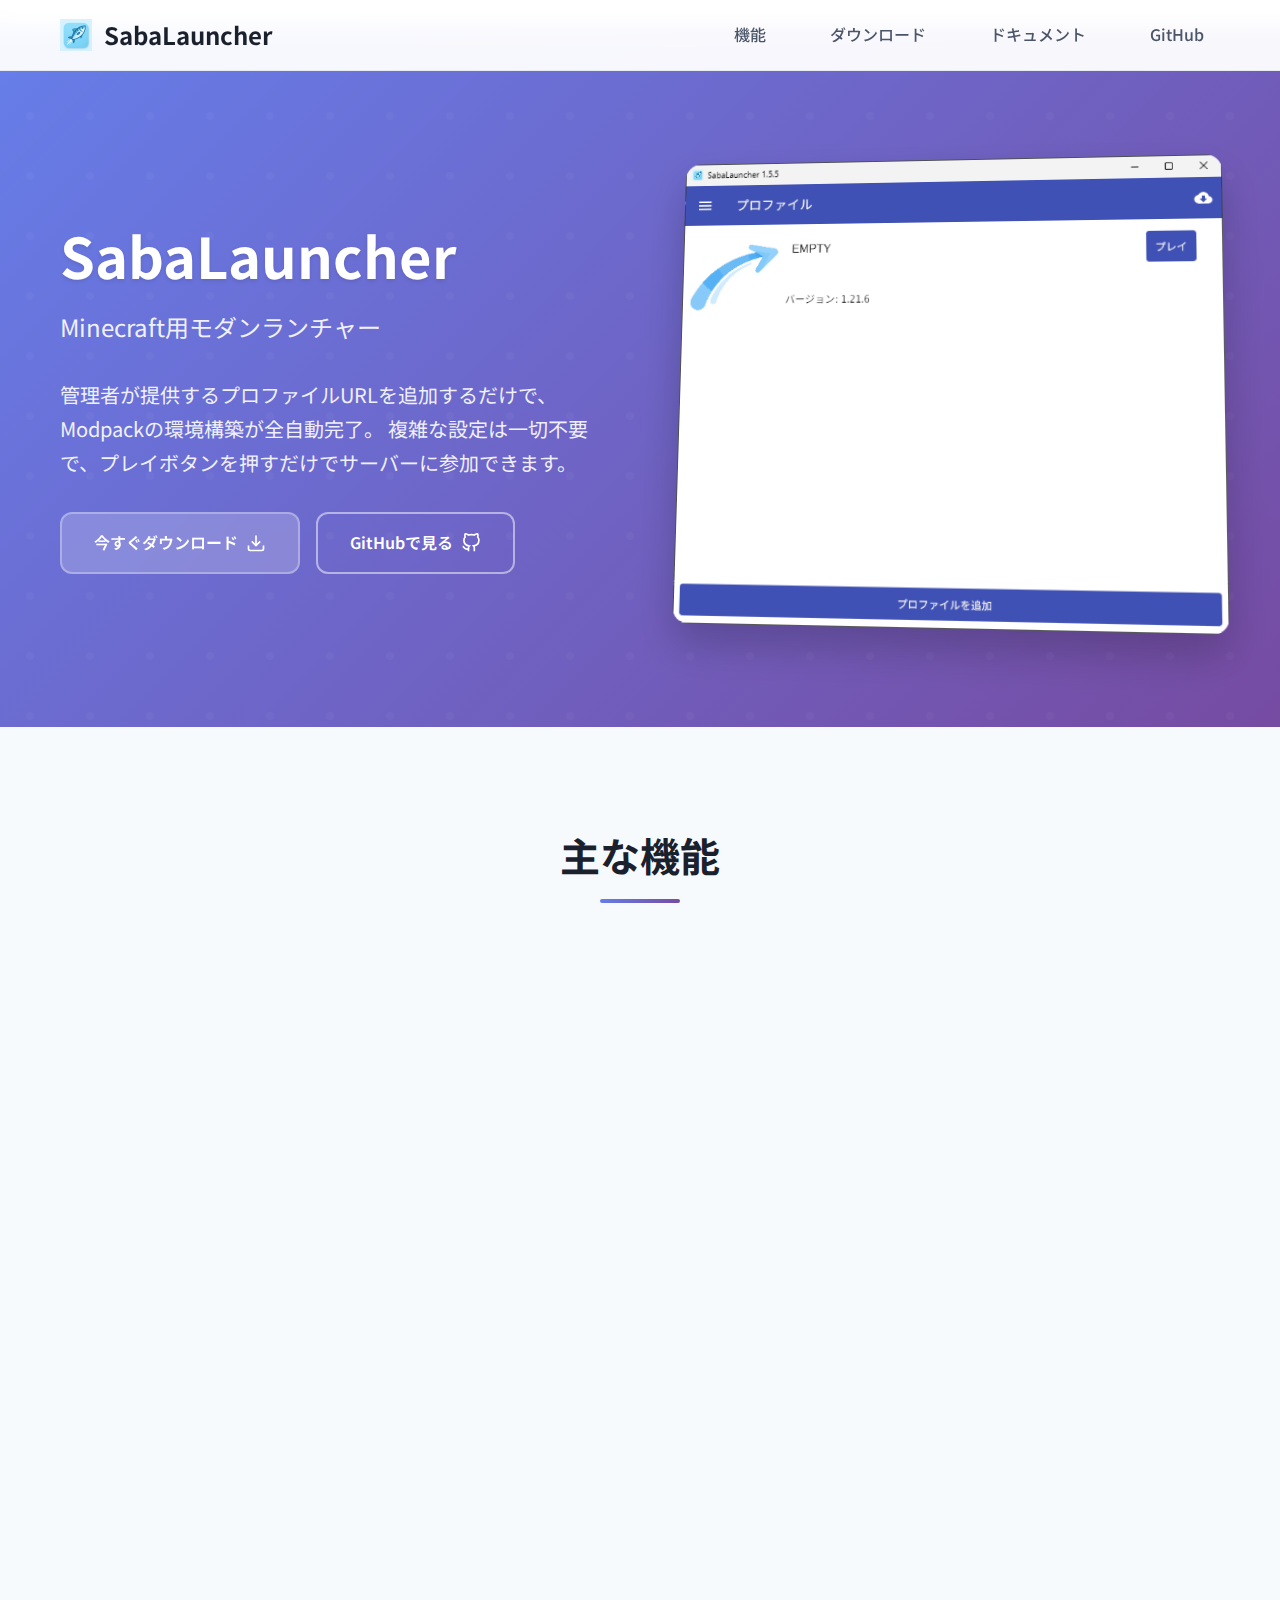
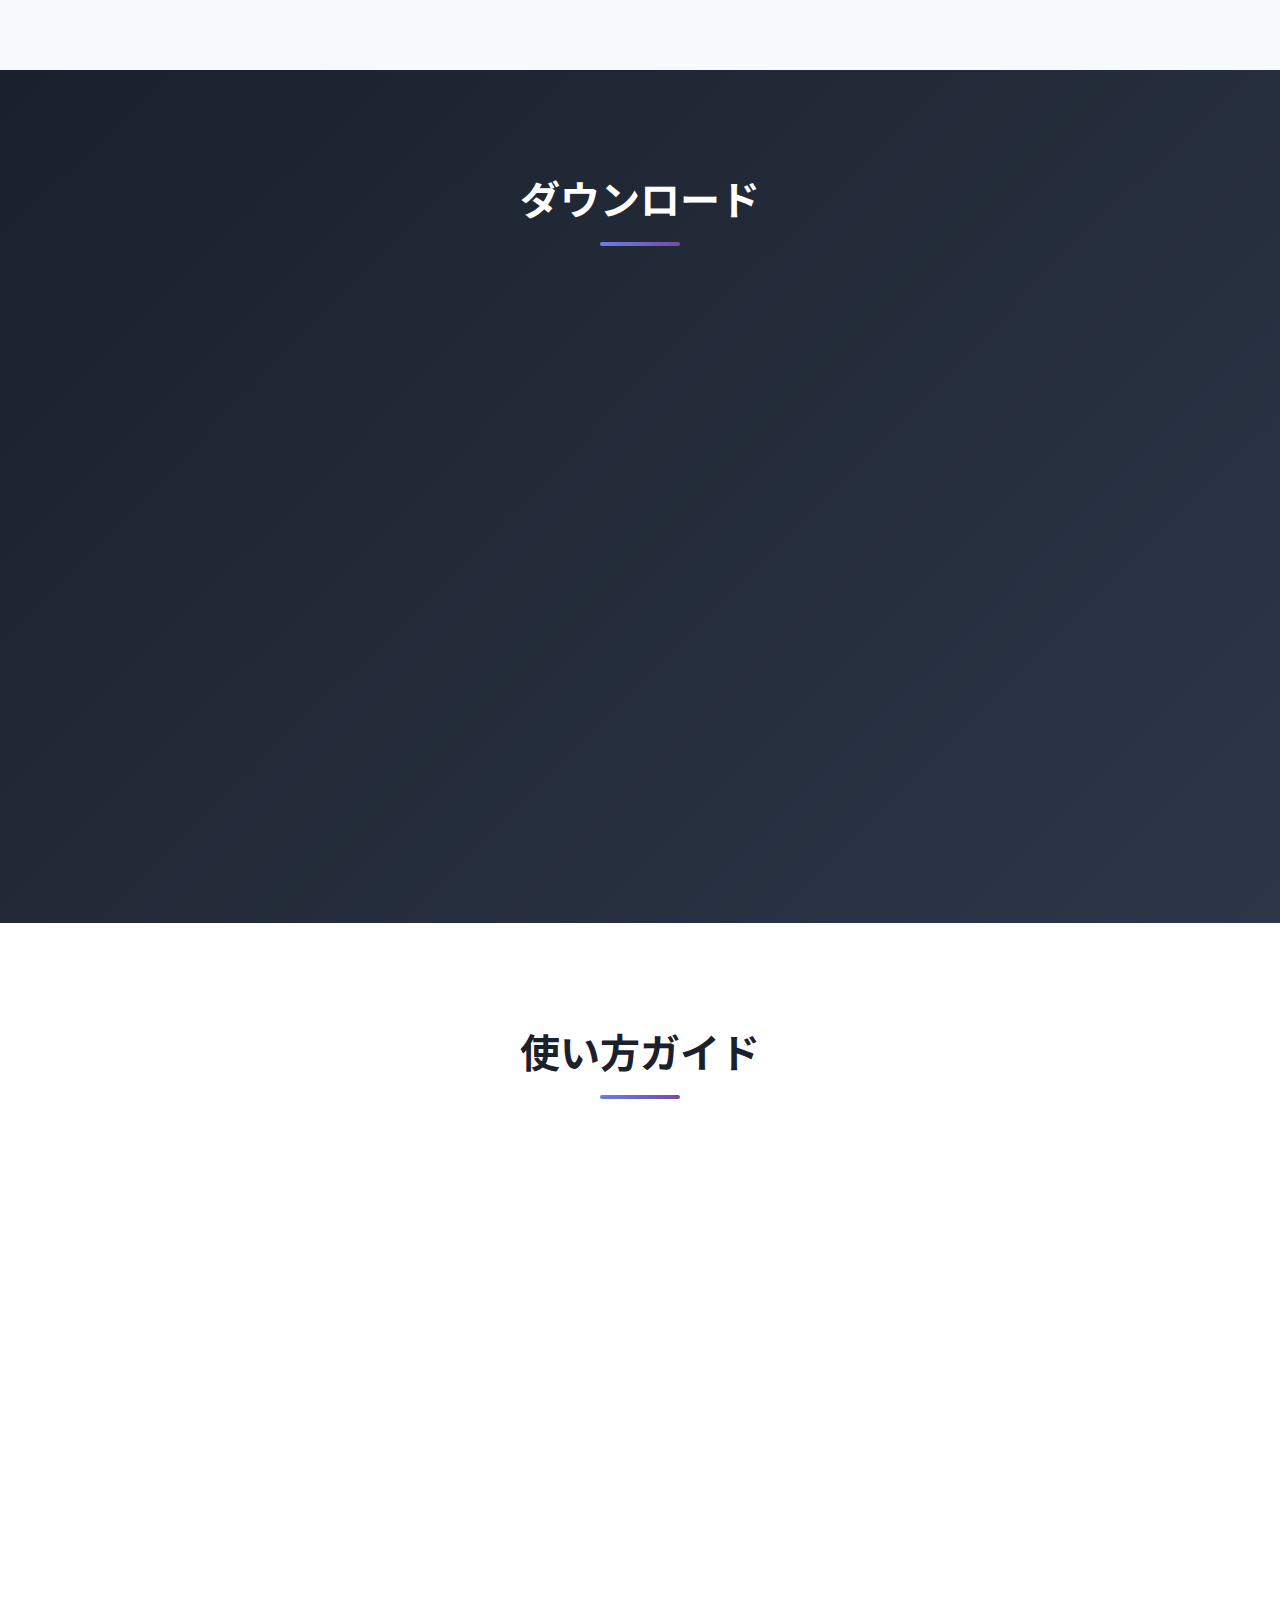
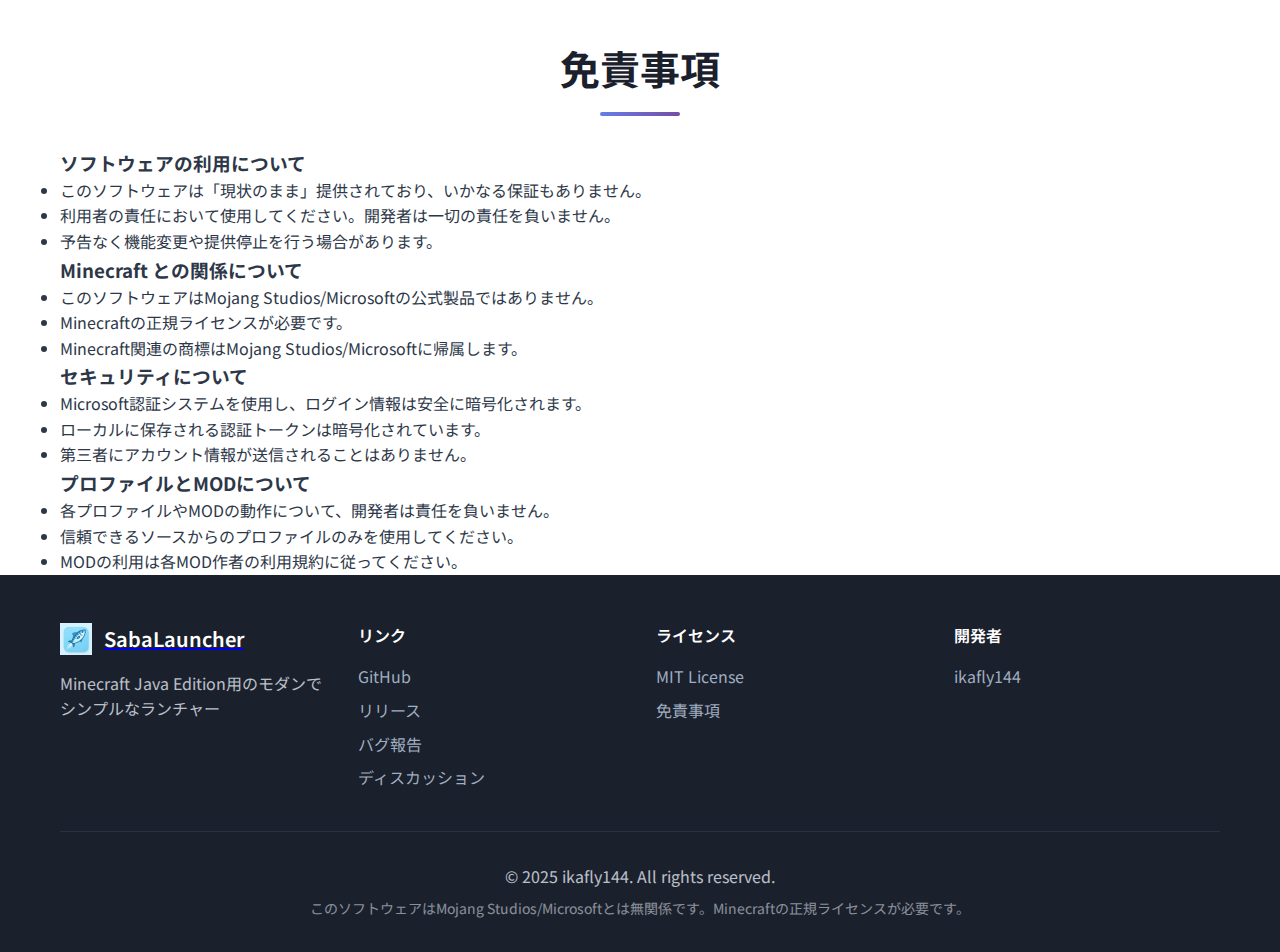
<file: docs/index.html>
<!DOCTYPE html>
<html lang="ja">

<head>
    <meta charset="UTF-8">
    <meta name="viewport" content="width=device-width, initial-scale=1.0">
    <title>SabaLauncher - Minecraft用モダンランチャー</title>
    <meta name="description"
        content="Minecraft Java Edition用のモダンでシンプルなランチャー。VanillaとForgeに対応、Microsoft認証、Discord Rich Presence機能付き。">
    <meta name="keywords" content="Minecraft, Launcher, Forge, Vanilla, Microsoft, Discord, Go, ランチャー">

    <!-- Open Graph -->
    <meta property="og:title" content="SabaLauncher - Minecraft用モダンランチャー">
    <meta property="og:description" content="Minecraft Java Edition用のモダンでシンプルなランチャー">
    <meta property="og:type" content="website">
    <meta property="og:url" content="https://ikafly144.github.io/sabalauncher/">
    <meta property="og:image" content="https://ikafly144.github.io/sabalauncher/assets/launcher_screenshot.png">

    <!-- Twitter Card -->
    <meta name="twitter:card" content="summary_large_image">
    <meta name="twitter:title" content="SabaLauncher - Minecraft用モダンランチャー">
    <meta name="twitter:description" content="Minecraft Java Edition用のモダンでシンプルなランチャー">
    <meta name="twitter:image" content="https://ikafly144.github.io/sabalauncher/assets/launcher_screenshot.png">>

    <!-- Favicon -->
    <link rel="icon" type="image/x-icon" href="assets/launcher_icon.ico">

    <!-- CSS -->
    <link rel="stylesheet" href="styles.css">

    <!-- Google Fonts -->
    <link
        href="https://fonts.googleapis.com/css2?family=Noto+Sans+JP:wght@300;400;500;600;700&family=JetBrains+Mono:wght@400;500&display=swap"
        rel="stylesheet">
</head>

<body>
    <!-- Header -->
    <header class="header">
        <nav class="nav">
            <div class="nav-container">
                <a href="#" class="nav-brand">
                    <img src="assets/launcher_icon.ico" alt="SabaLauncher Logo" class="nav-logo">
                    <span class="nav-title">SabaLauncher</span>
                </a>
                <ul class="nav-menu">
                    <li class="nav-item"><a href="#features" class="nav-link">機能</a></li>
                    <li class="nav-item"><a href="#download" class="nav-link">ダウンロード</a></li>
                    <li class="nav-item"><a href="#docs" class="nav-link">ドキュメント</a></li>
                    <li class="nav-item"><a href="https://github.com/ikafly144/sabalauncher" class="nav-link"
                            target="_blank" rel="noopener noreferrer">GitHub</a></li>
                </ul>
                <div class="nav-toggle">
                    <span></span>
                    <span></span>
                    <span></span>
                </div>
            </div>
        </nav>
    </header>

    <!-- Hero Section -->
    <section class="hero">
        <div class="hero-container">
            <div class="hero-content">
                <h1 class="hero-title">
                    <span class="hero-title-main">SabaLauncher</span>
                    <span class="hero-title-sub">Minecraft用モダンランチャー</span>
                </h1>
                <p class="hero-description">
                    管理者が提供するプロファイルURLを追加するだけで、Modpackの環境構築が全自動完了。
                    複雑な設定は一切不要で、プレイボタンを押すだけでサーバーに参加できます。
                </p>
                <div class="hero-buttons">
                    <a href="#download" class="btn btn-primary">
                        <span>今すぐダウンロード</span>
                        <svg width="20" height="20" viewBox="0 0 24 24" fill="none" stroke="currentColor"
                            stroke-width="2">
                            <path d="M21 15v4a2 2 0 0 1-2 2H5a2 2 0 0 1-2-2v-4"></path>
                            <polyline points="7,10 12,15 17,10"></polyline>
                            <line x1="12" y1="15" x2="12" y2="3"></line>
                        </svg>
                    </a>
                    <a href="https://github.com/ikafly144/sabalauncher" class="btn btn-outline" target="_blank">
                        <span>GitHubで見る</span>
                        <svg width="20" height="20" viewBox="0 0 24 24" fill="none" stroke="currentColor"
                            stroke-width="2">
                            <path
                                d="M9 19c-5 1.5-5-2.5-7-3m14 6v-3.87a3.37 3.37 0 0 0-.94-2.61c3.14-.35 6.44-1.54 6.44-7A5.44 5.44 0 0 0 20 4.77 5.07 5.07 0 0 0 19.91 1S18.73.65 16 2.48a13.38 13.38 0 0 0-7 0C6.27.65 5.09 1 5.09 1A5.07 5.07 0 0 0 5 4.77a5.44 5.44 0 0 0-1.5 3.78c0 5.42 3.3 6.61 6.44 7A3.37 3.37 0 0 0 9 18.13V22">
                            </path>
                        </svg>
                    </a>
                </div>
            </div>
            <div class="hero-image">
                <img src="assets/launcher_screenshot.png" alt="SabaLauncher Screenshot" class="hero-screenshot">
            </div>
        </div>
    </section>

    <!-- Features Section -->
    <section id="features" class="features">
        <div class="container">
            <h2 class="section-title">主な機能</h2>
            <div class="features-grid">
                <div class="feature-card">
                    <div class="feature-icon">
                        <svg width="32" height="32" viewBox="0 0 24 24" fill="none" stroke="currentColor"
                            stroke-width="2">
                            <polygon points="12 2 22 8.5 22 15.5 12 22 2 15.5 2 8.5 12 2"></polygon>
                            <line x1="12" y1="22" x2="12" y2="15.5"></line>
                            <polyline points="22,8.5 12,15.5 2,8.5"></polyline>
                        </svg>
                    </div>
                    <h3 class="feature-title">ワンクリック環境構築</h3>
                    <p class="feature-description">管理者が提供するプロファイルURLを追加するだけで、ModpackとForgeの環境構築が全自動で完了。面倒な設定は一切不要です。</p>
                </div>

                <div class="feature-card">
                    <div class="feature-icon">
                        <svg width="32" height="32" viewBox="0 0 24 24" fill="none" stroke="currentColor"
                            stroke-width="2">
                            <path d="M9 12l2 2 4-4"></path>
                            <path d="M21 12c-1 0-3-1-3-3s2-3 3-3 3 1 3 3-2 3-3 3"></path>
                            <path d="M3 12c1 0 3-1 3-3s-2-3-3-3-3 1-3 3 2 3 3 3"></path>
                            <path d="M3 12c0 5.523 4.477 10 10 10s10-4.477 10-10"></path>
                        </svg>
                    </div>
                    <h3 class="feature-title">安全なMicrosoft認証</h3>
                    <p class="feature-description">公式のMicrosoft認証システムでMinecraftアカウントに安全にログイン。認証情報は安全に保存され、再ログインの手間を省きます。
                    </p>
                </div>

                <div class="feature-card">
                    <div class="feature-icon">
                        <svg width="32" height="32" viewBox="0 0 24 24" fill="none" stroke="currentColor"
                            stroke-width="2">
                            <path d="M21 15v4a2 2 0 0 1-2 2H5a2 2 0 0 1-2-2v-4"></path>
                            <polyline points="17,8 12,3 7,8"></polyline>
                            <line x1="12" y1="3" x2="12" y2="15"></line>
                        </svg>
                    </div>
                    <h3 class="feature-title">自動アップデート</h3>
                    <p class="feature-description">サーバー管理者がModpackを更新すると、次回起動時に自動でダウンロード。常に最新の環境でゲームをプレイできます。</p>
                </div>

                <div class="feature-card">
                    <div class="feature-icon">
                        <svg width="32" height="32" viewBox="0 0 24 24" fill="none" stroke="currentColor"
                            stroke-width="2">
                            <rect x="2" y="3" width="20" height="14" rx="2" ry="2"></rect>
                            <line x1="8" y1="21" x2="16" y2="21"></line>
                            <line x1="12" y1="17" x2="12" y2="21"></line>
                        </svg>
                    </div>
                    <h3 class="feature-title">シンプルなUI</h3>
                    <p class="feature-description">複雑な設定は不要。プロファイルを選んで「プレイ」ボタンを押すだけの簡単操作。初心者でも迷わず使えます。</p>
                </div>

                <div class="feature-card">
                    <div class="feature-icon">
                        <svg width="32" height="32" viewBox="0 0 24 24" fill="none" stroke="currentColor"
                            stroke-width="2">
                            <path d="M8 2v4"></path>
                            <path d="M16 2v4"></path>
                            <rect x="3" y="4" width="18" height="18" rx="2" ry="2"></rect>
                            <path d="M3 10h18"></path>
                        </svg>
                    </div>
                    <h3 class="feature-title">Discord Rich Presence</h3>
                    <p class="feature-description">プレイ中のサーバー情報をDiscordに表示。フレンドと同じサーバーで遊んでいることを簡単に共有できます。</p>
                </div>

                <div class="feature-card">
                    <div class="feature-icon">
                        <svg width="32" height="32" viewBox="0 0 24 24" fill="none" stroke="currentColor"
                            stroke-width="2">
                            <circle cx="12" cy="12" r="3"></circle>
                            <path
                                d="M19.4 15a1.65 1.65 0 0 0 .33 1.82l.06.06a2 2 0 0 1 0 2.83 2 2 0 0 1-2.83 0l-.06-.06a1.65 1.65 0 0 0-1.82-.33 1.65 1.65 0 0 0-1 1.51V21a2 2 0 0 1-2 2 2 2 0 0 1-2-2v-.09A1.65 1.65 0 0 0 9 19.4a1.65 1.65 0 0 0-1.82.33l-.06.06a2 2 0 0 1-2.83 0 2 2 0 0 1 0-2.83l.06-.06a1.65 1.65 0 0 0 .33-1.82 1.65 1.65 0 0 0-1.51-1H3a2 2 0 0 1-2-2 2 2 0 0 1 2-2h.09A1.65 1.65 0 0 0 4.6 9a1.65 1.65 0 0 0-.33-1.82l-.06-.06a2 2 0 0 1 0-2.83 2 2 0 0 1 2.83 0l.06.06a1.65 1.65 0 0 0 1.82.33H9a1.65 1.65 0 0 0 1 1.51V3a2 2 0 0 1 2-2 2 2 0 0 1 2 2v.09a1.65 1.65 0 0 0 1 1.51 1.65 1.65 0 0 0 1.82-.33l.06-.06a2 2 0 0 1 2.83 0 2 2 0 0 1 0 2.83l-.06.06a1.65 1.65 0 0 0-.33 1.82V9a1.65 1.65 0 0 0 1.51 1H21a2 2 0 0 1 2 2 2 2 0 0 1-2 2h-.09a1.65 1.65 0 0 0-1.51 1z">
                            </path>
                        </svg>
                    </div>
                    <h3 class="feature-title">複数サーバー対応</h3>
                    <p class="feature-description">複数のサーバープロファイルを登録可能。サーバーごとに異なるModpackや設定を簡単に切り替えて遊べます。</p>
                </div>
            </div>
        </div>
    </section>

    <!-- Download Section -->
    <section id="download" class="download">
        <div class="container">
            <h2 class="section-title">ダウンロード</h2>
            <div class="download-content">
                <div class="download-card">
                    <div class="download-header">
                        <h3>リリース版</h3>
                        <span class="download-badge">推奨</span>
                    </div>
                    <p class="download-description">
                        安定版のMSIインストーラーです。Windows 10/11でご利用いただけます。
                    </p>
                    <div class="download-requirements">
                        <h4>システム要件:</h4>
                        <ul>
                            <li>Windows 10/11</li>
                            <li>4GB RAM以上推奨</li>
                            <li>2GB以上の空き容量</li>
                            <li>Java 8以上（自動インストール）</li>
                        </ul>
                    </div>
                    <a href="https://github.com/ikafly144/sabalauncher/releases/latest"
                        class="btn btn-primary btn-large" target="_blank">
                        <span>最新版をダウンロード</span>
                        <svg width="20" height="20" viewBox="0 0 24 24" fill="none" stroke="currentColor"
                            stroke-width="2">
                            <path d="M21 15v4a2 2 0 0 1-2 2H5a2 2 0 0 1-2-2v-4"></path>
                            <polyline points="7,10 12,15 17,10"></polyline>
                            <line x1="12" y1="15" x2="12" y2="3"></line>
                        </svg>
                    </a>
                </div>

                <div class="download-card">
                    <div class="download-header">
                        <h3>サポート・問い合わせ</h3>
                        <span class="download-badge download-badge-dev">困ったときは</span>
                    </div>
                    <p class="download-description">
                        使い方がわからない、エラーが発生した場合は、こちらをご確認ください。
                    </p>
                    <div class="download-requirements">
                        <h4>サポート内容:</h4>
                        <ul>
                            <li>セットアップでお困りの場合</li>
                            <li>エラーが発生した場合</li>
                            <li>アップデートに関する問題</li>
                            <li>機能に関するご質問</li>
                        </ul>
                    </div>
                    <a href="docs.html#troubleshooting" class="btn btn-outline btn-large">
                        <span>サポートページ</span>
                        <svg width="20" height="20" viewBox="0 0 24 24" fill="none" stroke="currentColor"
                            stroke-width="2">
                            <circle cx="12" cy="12" r="10"></circle>
                            <path d="M9,9a3,3 0 1,1 6,0c0,2 -3,3 -3,3"></path>
                            <path d="M12,17h.01"></path>
                        </svg>
                    </a>
                </div>
            </div>
        </div>
    </section><!-- Documentation Section -->
    <section id="docs" class="docs">
        <div class="container">
            <h2 class="section-title">使い方ガイド</h2>
            <div class="docs-grid">
                <div class="doc-card">
                    <h3>はじめての方へ</h3>
                    <p>サーバー参加者向けの初回セットアップガイドです。</p>
                    <ul class="doc-list">
                        <li>ランチャーのダウンロードとインストール</li>
                        <li>Microsoftアカウントでのログイン</li>
                        <li>プロファイルURLの追加方法</li>
                    </ul>
                    <a href="docs.html#getting-started" class="doc-link">詳細を見る →</a>
                </div>

                <div class="doc-card">
                    <h3>サーバー参加方法</h3>
                    <p>管理者から提供されるプロファイルURLを使ってサーバーに参加する手順です。</p>
                    <ul class="doc-list">
                        <li>プロファイルURLの追加</li>
                        <li>自動環境構築の仕組み</li>
                        <li>ゲーム起動まで</li>
                    </ul>
                    <a href="docs.html#joining-server" class="doc-link">詳細を見る →</a>
                </div>

                <div class="doc-card">
                    <h3>困ったときは</h3>
                    <p>よくある問題と解決方法をまとめています。</p>
                    <ul class="doc-list">
                        <li>ログインできない場合</li>
                        <li>ゲームが起動しない場合</li>
                        <li>アップデートエラーの対処法</li>
                    </ul>
                    <a href="docs.html#troubleshooting" class="doc-link">詳細を見る →</a>
                </div>
            </div>
        </div>
    </section>

    <!-- Disclaimer Section -->
    <section id="disclaimer" class="disclaimer">
        <div class="container">
            <h2 class="section-title">免責事項</h2>
            <div class="disclaimer-content">
                <div class="disclaimer-card">
                    <h3>ソフトウェアの利用について</h3>
                    <ul class="disclaimer-list">
                        <li>このソフトウェアは「現状のまま」提供されており、いかなる保証もありません。</li>
                        <li>利用者の責任において使用してください。開発者は一切の責任を負いません。</li>
                        <li>予告なく機能変更や提供停止を行う場合があります。</li>
                    </ul>
                </div>

                <div class="disclaimer-card">
                    <h3>Minecraft との関係について</h3>
                    <ul class="disclaimer-list">
                        <li>このソフトウェアはMojang Studios/Microsoftの公式製品ではありません。</li>
                        <li>Minecraftの正規ライセンスが必要です。</li>
                        <li>Minecraft関連の商標はMojang Studios/Microsoftに帰属します。</li>
                    </ul>
                </div>

                <div class="disclaimer-card">
                    <h3>セキュリティについて</h3>
                    <ul class="disclaimer-list">
                        <li>Microsoft認証システムを使用し、ログイン情報は安全に暗号化されます。</li>
                        <li>ローカルに保存される認証トークンは暗号化されています。</li>
                        <li>第三者にアカウント情報が送信されることはありません。</li>
                    </ul>
                </div>

                <div class="disclaimer-card">
                    <h3>プロファイルとMODについて</h3>
                    <ul class="disclaimer-list">
                        <li>各プロファイルやMODの動作について、開発者は責任を負いません。</li>
                        <li>信頼できるソースからのプロファイルのみを使用してください。</li>
                        <li>MODの利用は各MOD作者の利用規約に従ってください。</li>
                    </ul>
                </div>
            </div>
        </div>
    </section>

    <!-- Footer -->
    <footer class="footer">
        <div class="container">
            <div class="footer-content">
                <div class="footer-section">
                    <a href="#" class="footer-brand">
                        <img src="assets/launcher_icon.ico" alt="SabaLauncher Logo" class="footer-logo">
                        <span class="footer-title">SabaLauncher</span>
                    </a>
                    <p class="footer-description">
                        Minecraft Java Edition用のモダンでシンプルなランチャー
                    </p>
                </div>

                <div class="footer-section">
                    <h4>リンク</h4>
                    <ul class="footer-links">
                        <li><a href="https://github.com/ikafly144/sabalauncher" target="_blank">GitHub</a></li>
                        <li><a href="https://github.com/ikafly144/sabalauncher/releases" target="_blank">リリース</a></li>
                        <li><a href="https://github.com/ikafly144/sabalauncher/issues" target="_blank">バグ報告</a></li>
                        <li><a href="https://github.com/ikafly144/sabalauncher/discussions" target="_blank">ディスカッション</a>
                        </li>
                    </ul>
                </div>

                <div class="footer-section">
                    <h4>ライセンス</h4>
                    <ul class="footer-links">
                        <li><a href="https://github.com/ikafly144/sabalauncher/blob/main/LICENSE" target="_blank">MIT
                                License</a></li>
                        <li><a href="#disclaimer">免責事項</a></li>
                    </ul>
                </div>

                <div class="footer-section">
                    <h4>開発者</h4>
                    <ul class="footer-links">
                        <li><a href="https://github.com/ikafly144" target="_blank">ikafly144</a></li>
                    </ul>
                </div>
            </div>

            <div class="footer-bottom">
                <p>&copy; 2025 ikafly144. All rights reserved.</p>
                <p class="footer-disclaimer">
                    このソフトウェアはMojang Studios/Microsoftとは無関係です。Minecraftの正規ライセンスが必要です。
                </p>
            </div>
        </div>
    </footer>

    <!-- JavaScript -->
    <script src="script.js"></script>
</body>

</html>
</file>
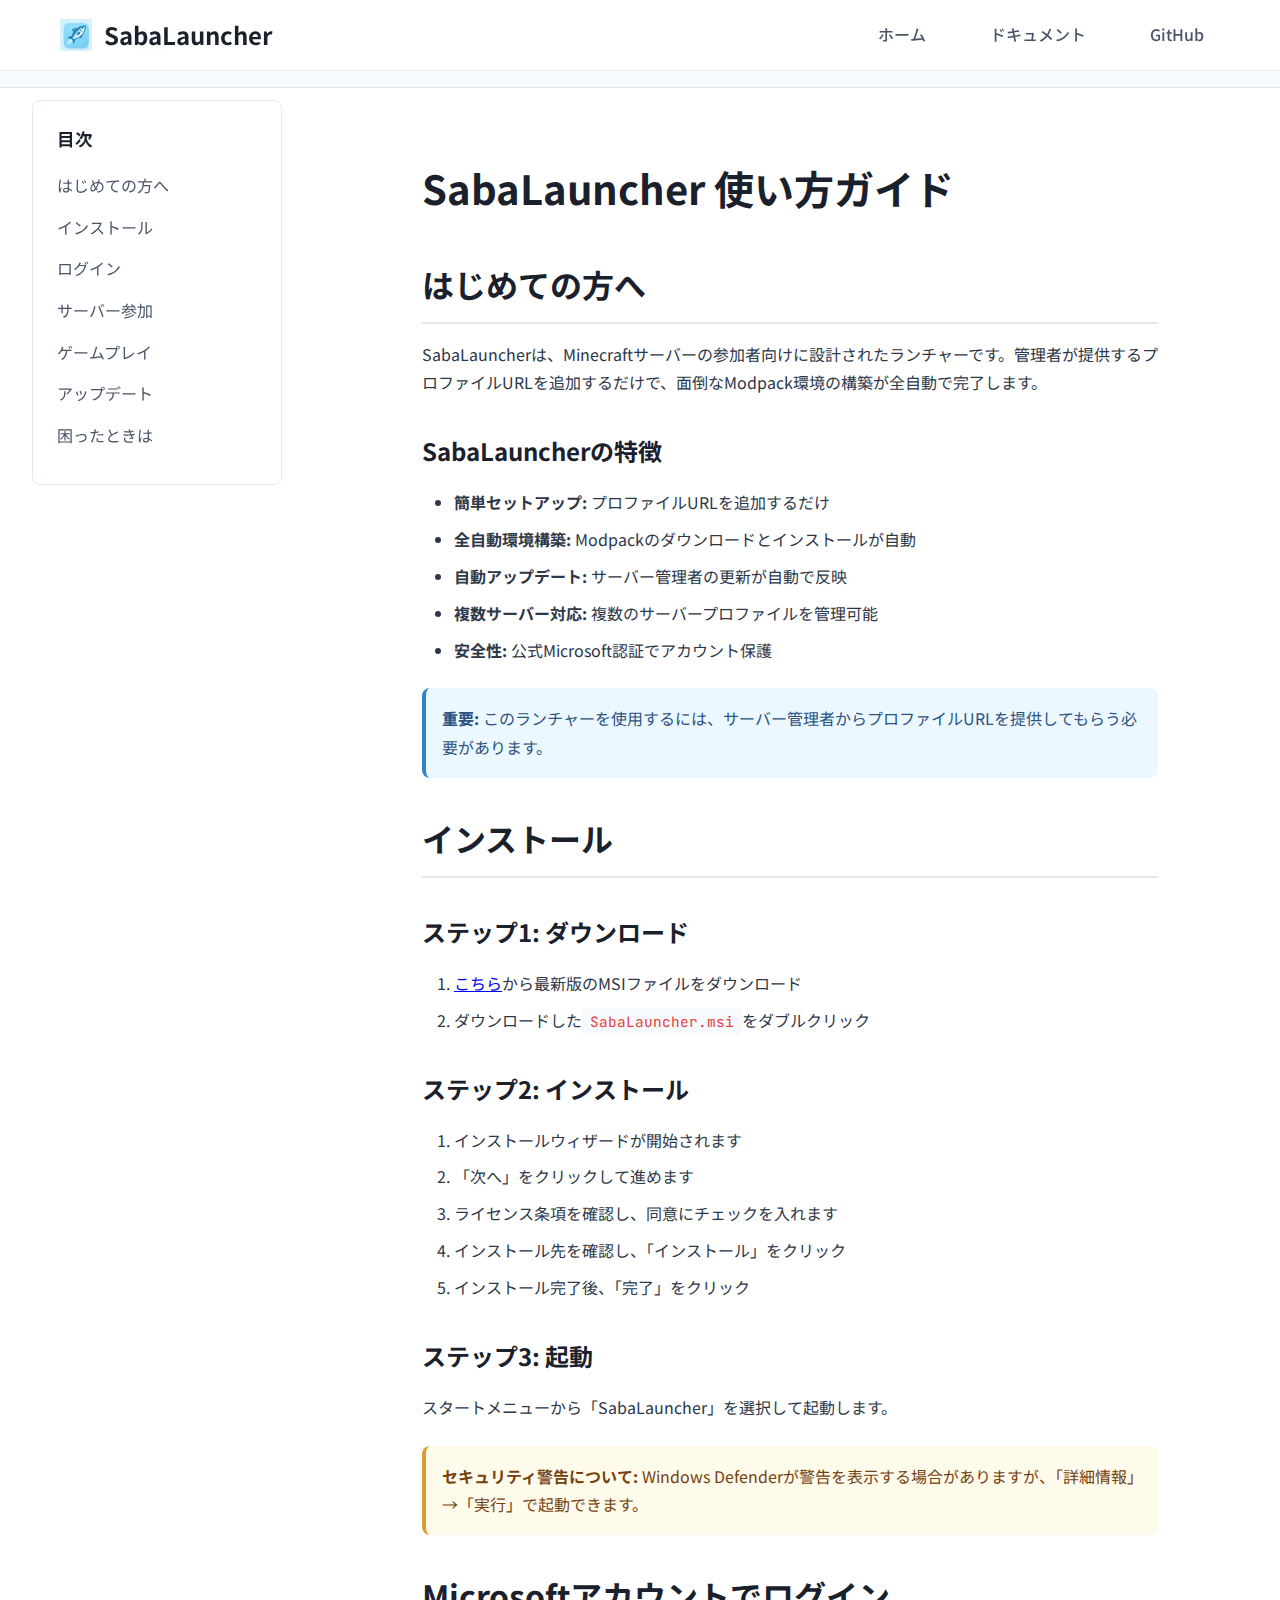
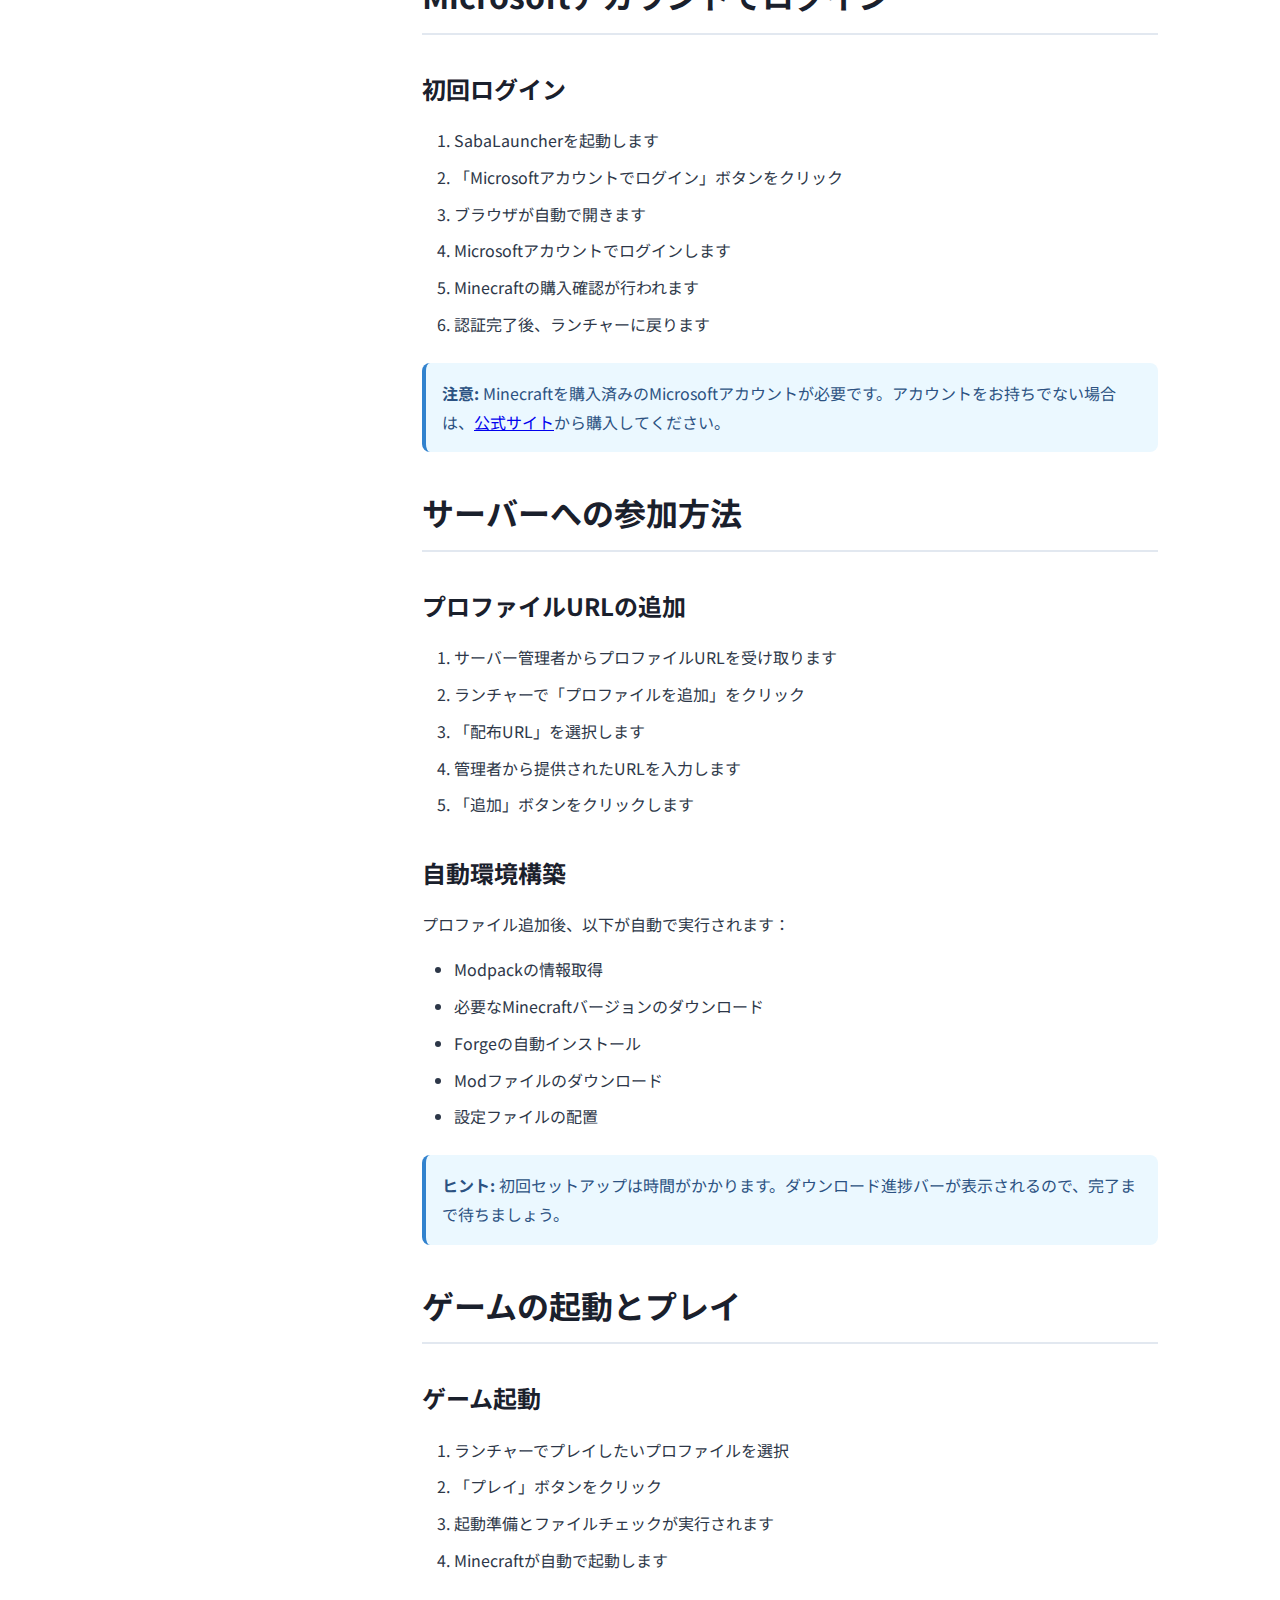
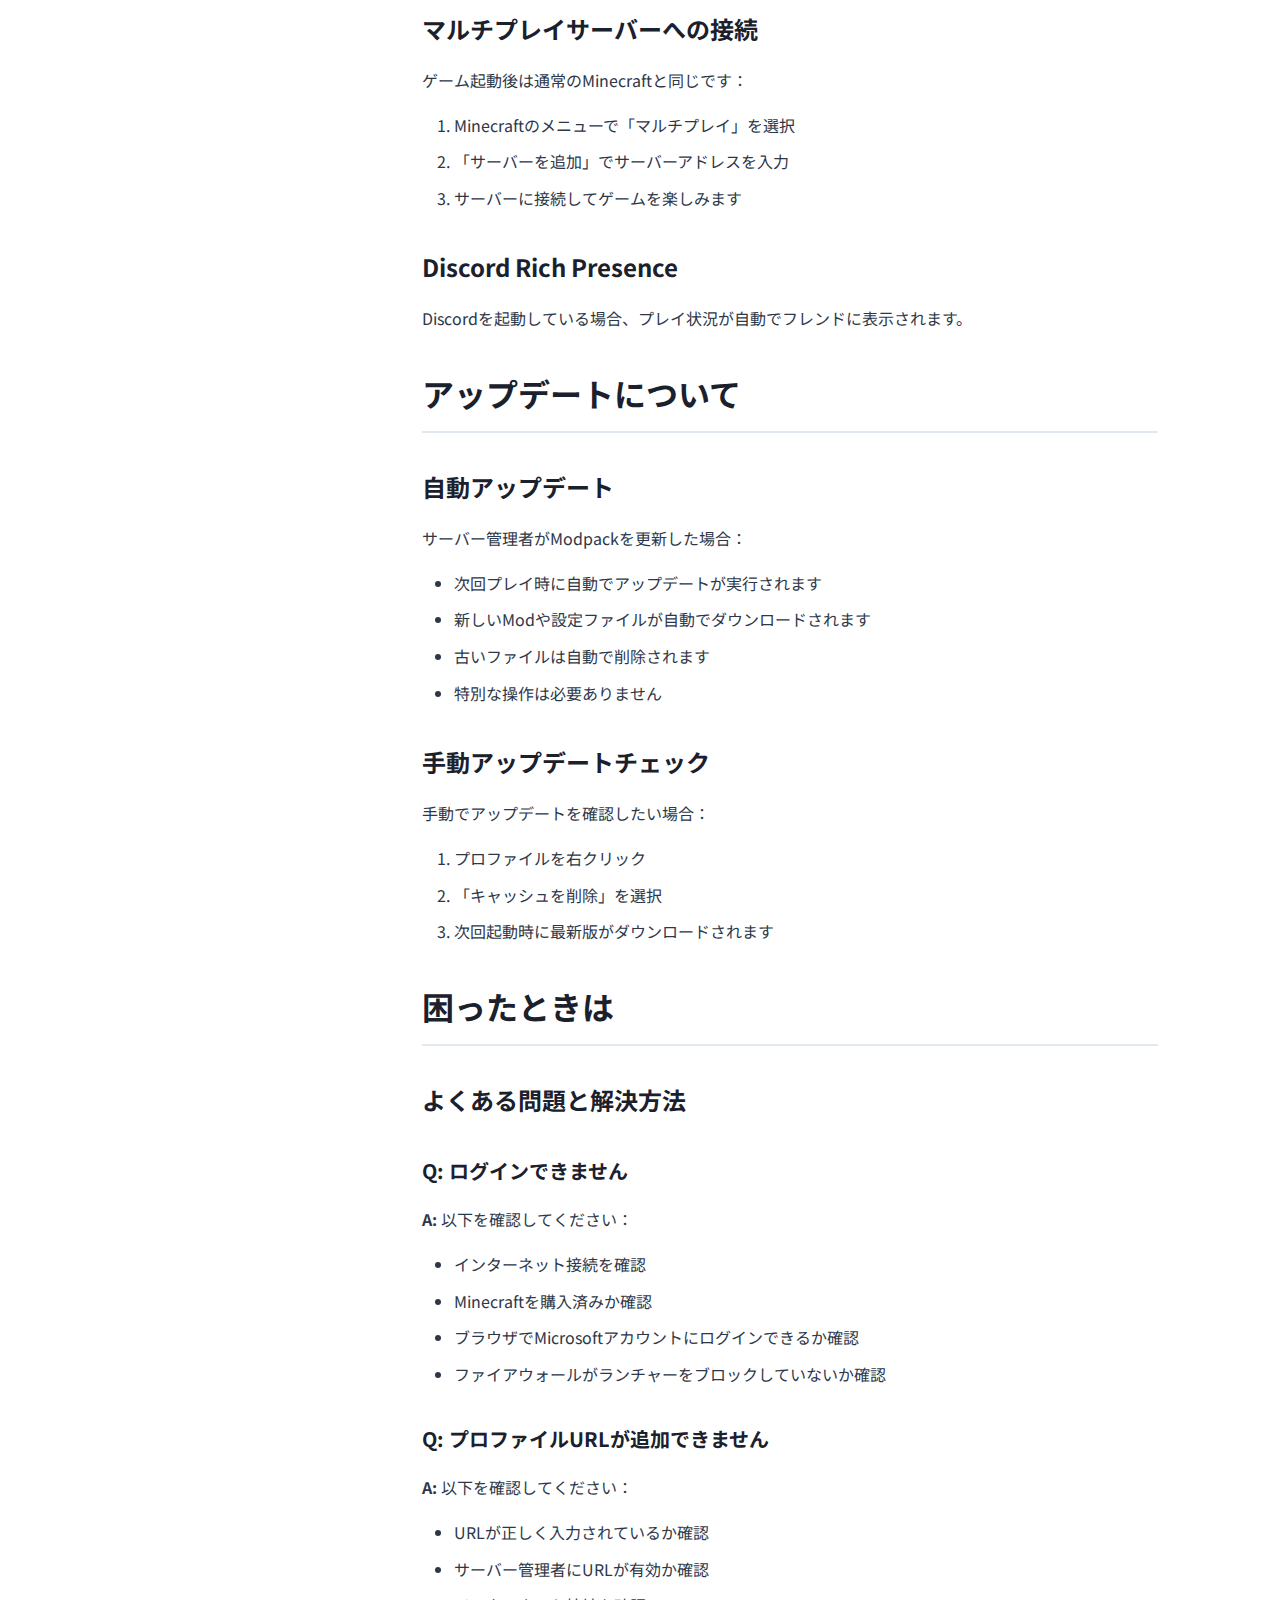
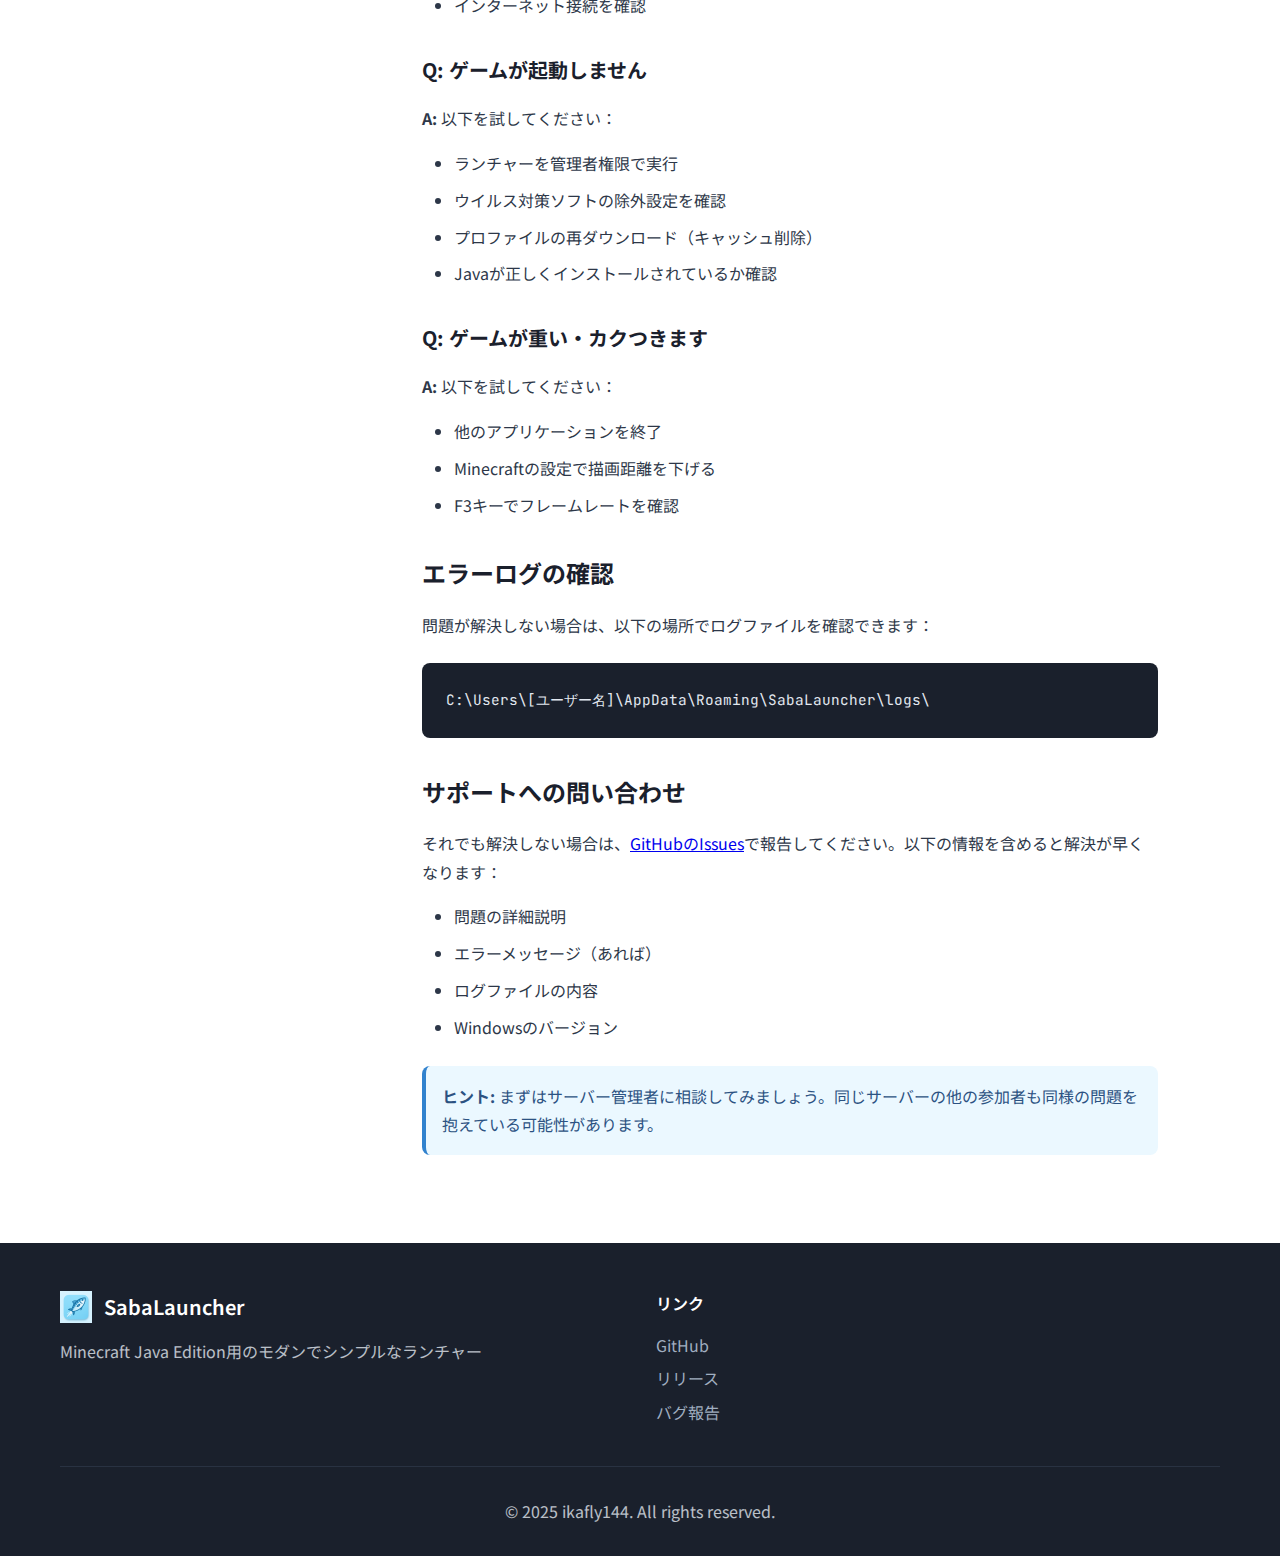
<file: docs/docs.html>
<!DOCTYPE html>
<html lang="ja">

<head>
    <meta charset="UTF-8">
    <meta name="viewport" content="width=device-width, initial-scale=1.0">
    <title>ドキュメント - SabaLauncher</title>
    <meta name="description" content="SabaLauncherの詳細なドキュメントとセットアップガイド">
    <link rel="icon" type="image/x-icon" href="assets/launcher_icon.ico">
    <link rel="stylesheet" href="styles.css">
    <link
        href="https://fonts.googleapis.com/css2?family=Noto+Sans+JP:wght@300;400;500;600;700&family=JetBrains+Mono:wght@400;500&display=swap"
        rel="stylesheet">
    <style>
        .docs-content {
            max-width: 800px;
            margin: 0 auto;
            padding: 2rem;
            line-height: 1.8;
        }

        .docs-nav {
            background: #f7fafc;
            padding: 2rem 0;
            border-bottom: 1px solid #e2e8f0;
        }

        .docs-nav .container {
            display: flex;
            align-items: center;
            gap: 1rem;
        }

        .breadcrumb {
            display: flex;
            align-items: center;
            gap: 0.5rem;
            font-size: 0.9rem;
            color: #4a5568;
        }

        .breadcrumb a {
            color: #667eea;
            text-decoration: none;
        }

        .breadcrumb a:hover {
            text-decoration: underline;
        }

        .docs-sidebar {
            position: fixed;
            top: 100px;
            left: 2rem;
            width: 250px;
            background: white;
            border: 1px solid #e2e8f0;
            border-radius: 8px;
            padding: 1.5rem;
            max-height: calc(100vh - 150px);
            overflow-y: auto;
        }

        .docs-sidebar h3 {
            margin-bottom: 1rem;
            color: #1a202c;
            font-size: 1.1rem;
        }

        .docs-sidebar ul {
            list-style: none;
        }

        .docs-sidebar li {
            margin-bottom: 0.5rem;
        }

        .docs-sidebar a {
            color: #4a5568;
            text-decoration: none;
            display: block;
            padding: 0.25rem 0;
            border-radius: 4px;
            transition: all 0.3s ease;
        }

        .docs-sidebar a:hover {
            color: #667eea;
            background-color: rgba(102, 126, 234, 0.1);
            padding-left: 0.5rem;
        }

        .docs-main {
            margin-left: 300px;
            padding: 2rem;
        }

        .docs-content h1,
        .docs-content h2,
        .docs-content h3,
        .docs-content h4 {
            margin-top: 2rem;
            margin-bottom: 1rem;
            color: #1a202c;
        }

        .docs-content h1 {
            font-size: 2.5rem;
            margin-top: 0;
        }

        .docs-content h2 {
            font-size: 2rem;
            border-bottom: 2px solid #e2e8f0;
            padding-bottom: 0.5rem;
        }

        .docs-content h3 {
            font-size: 1.5rem;
        }

        .docs-content h4 {
            font-size: 1.25rem;
        }

        .docs-content p {
            margin-bottom: 1rem;
        }

        .docs-content code {
            background: #f7fafc;
            padding: 0.25rem 0.5rem;
            border-radius: 4px;
            font-family: 'JetBrains Mono', monospace;
            font-size: 0.9rem;
            color: #e53e3e;
        }

        .docs-content pre {
            background: #1a202c;
            color: #e2e8f0;
            padding: 1.5rem;
            border-radius: 8px;
            overflow-x: auto;
            margin: 1.5rem 0;
        }

        .docs-content pre code {
            background: none;
            color: inherit;
            padding: 0;
        }

        .docs-content ul,
        .docs-content ol {
            margin-bottom: 1rem;
            padding-left: 2rem;
        }

        .docs-content li {
            margin-bottom: 0.5rem;
        }

        .alert {
            padding: 1rem;
            border-radius: 8px;
            margin: 1.5rem 0;
            border-left: 4px solid;
        }

        .alert-info {
            background: #ebf8ff;
            border-color: #3182ce;
            color: #2c5282;
        }

        .alert-warning {
            background: #fffbeb;
            border-color: #d69e2e;
            color: #744210;
        }

        .alert-danger {
            background: #fed7d7;
            border-color: #e53e3e;
            color: #742a2a;
        }

        @media (max-width: 1024px) {
            .docs-sidebar {
                display: none;
            }

            .docs-main {
                margin-left: 0;
            }
        }
    </style>
</head>

<body>
    <!-- Header -->
    <header class="header">
        <nav class="nav">
            <div class="nav-container">
                <div class="nav-brand">
                    <img src="assets/launcher_icon.ico" alt="SabaLauncher Logo" class="nav-logo">
                    <span class="nav-title">SabaLauncher</span>
                </div>
                <ul class="nav-menu">
                    <li class="nav-item"><a href="index.html" class="nav-link">ホーム</a></li>
                    <li class="nav-item"><a href="docs.html" class="nav-link">ドキュメント</a></li>
                    <li class="nav-item"><a href="https://github.com/ikafly144/sabalauncher" class="nav-link"
                            target="_blank">GitHub</a></li>
                </ul>
            </div>
        </nav>
    </header>

    <!-- Docs Navigation -->
    <section class="docs-nav">
        <div class="container">
            <nav class="breadcrumb">
                <a href="index.html">ホーム</a>
                <span>›</span>
                <span>ドキュメント</span>
            </nav>
        </div>
    </section>

    <!-- Main Content -->
    <div class="docs-main">
        <!-- Sidebar -->
        <aside class="docs-sidebar">
            <h3>目次</h3>
            <ul>
                <li><a href="#getting-started">はじめての方へ</a></li>
                <li><a href="#installation">インストール</a></li>
                <li><a href="#login">ログイン</a></li>
                <li><a href="#joining-server">サーバー参加</a></li>
                <li><a href="#playing">ゲームプレイ</a></li>
                <li><a href="#updates">アップデート</a></li>
                <li><a href="#troubleshooting">困ったときは</a></li>
            </ul>
        </aside> <!-- Content -->
        <main class="docs-content">
            <h1>SabaLauncher 使い方ガイド</h1>

            <section id="getting-started">
                <h2>はじめての方へ</h2>
                <p>SabaLauncherは、Minecraftサーバーの参加者向けに設計されたランチャーです。管理者が提供するプロファイルURLを追加するだけで、面倒なModpack環境の構築が全自動で完了します。
                </p>

                <h3>SabaLauncherの特徴</h3>
                <ul>
                    <li><strong>簡単セットアップ:</strong> プロファイルURLを追加するだけ</li>
                    <li><strong>全自動環境構築:</strong> Modpackのダウンロードとインストールが自動</li>
                    <li><strong>自動アップデート:</strong> サーバー管理者の更新が自動で反映</li>
                    <li><strong>複数サーバー対応:</strong> 複数のサーバープロファイルを管理可能</li>
                    <li><strong>安全性:</strong> 公式Microsoft認証でアカウント保護</li>
                </ul>

                <div class="alert alert-info">
                    <strong>重要:</strong> このランチャーを使用するには、サーバー管理者からプロファイルURLを提供してもらう必要があります。
                </div>
            </section>

            <section id="installation">
                <h2>インストール</h2>

                <h3>ステップ1: ダウンロード</h3>
                <ol>
                    <li><a href="https://github.com/ikafly144/sabalauncher/releases/latest"
                            target="_blank">こちら</a>から最新版のMSIファイルをダウンロード</li>
                    <li>ダウンロードした<code>SabaLauncher.msi</code>をダブルクリック</li>
                </ol>

                <h3>ステップ2: インストール</h3>
                <ol>
                    <li>インストールウィザードが開始されます</li>
                    <li>「次へ」をクリックして進めます</li>
                    <li>ライセンス条項を確認し、同意にチェックを入れます</li>
                    <li>インストール先を確認し、「インストール」をクリック</li>
                    <li>インストール完了後、「完了」をクリック</li>
                </ol>

                <h3>ステップ3: 起動</h3>
                <p>スタートメニューから「SabaLauncher」を選択して起動します。</p>

                <div class="alert alert-warning">
                    <strong>セキュリティ警告について:</strong> Windows Defenderが警告を表示する場合がありますが、「詳細情報」→「実行」で起動できます。
                </div>
            </section>

            <section id="login">
                <h2>Microsoftアカウントでログイン</h2>

                <h3>初回ログイン</h3>
                <ol>
                    <li>SabaLauncherを起動します</li>
                    <li>「Microsoftアカウントでログイン」ボタンをクリック</li>
                    <li>ブラウザが自動で開きます</li>
                    <li>Microsoftアカウントでログインします</li>
                    <li>Minecraftの購入確認が行われます</li>
                    <li>認証完了後、ランチャーに戻ります</li>
                </ol>

                <div class="alert alert-info">
                    <strong>注意:</strong> Minecraftを購入済みのMicrosoftアカウントが必要です。アカウントをお持ちでない場合は、<a
                        href="https://www.minecraft.net/" target="_blank">公式サイト</a>から購入してください。
                </div>
            </section>

            <section id="joining-server">
                <h2>サーバーへの参加方法</h2>

                <h3>プロファイルURLの追加</h3>
                <ol>
                    <li>サーバー管理者からプロファイルURLを受け取ります</li>
                    <li>ランチャーで「プロファイルを追加」をクリック</li>
                    <li>「配布URL」を選択します</li>
                    <li>管理者から提供されたURLを入力します</li>
                    <li>「追加」ボタンをクリックします</li>
                </ol>

                <h3>自動環境構築</h3>
                <p>プロファイル追加後、以下が自動で実行されます：</p>
                <ul>
                    <li>Modpackの情報取得</li>
                    <li>必要なMinecraftバージョンのダウンロード</li>
                    <li>Forgeの自動インストール</li>
                    <li>Modファイルのダウンロード</li>
                    <li>設定ファイルの配置</li>
                </ul>

                <div class="alert alert-info">
                    <strong>ヒント:</strong> 初回セットアップは時間がかかります。ダウンロード進捗バーが表示されるので、完了まで待ちましょう。
                </div>
            </section>

            <section id="playing">
                <h2>ゲームの起動とプレイ</h2>

                <h3>ゲーム起動</h3>
                <ol>
                    <li>ランチャーでプレイしたいプロファイルを選択</li>
                    <li>「プレイ」ボタンをクリック</li>
                    <li>起動準備とファイルチェックが実行されます</li>
                    <li>Minecraftが自動で起動します</li>
                </ol>

                <h3>マルチプレイサーバーへの接続</h3>
                <p>ゲーム起動後は通常のMinecraftと同じです：</p>
                <ol>
                    <li>Minecraftのメニューで「マルチプレイ」を選択</li>
                    <li>「サーバーを追加」でサーバーアドレスを入力</li>
                    <li>サーバーに接続してゲームを楽しみます</li>
                </ol>

                <h3>Discord Rich Presence</h3>
                <p>Discordを起動している場合、プレイ状況が自動でフレンドに表示されます。</p>
            </section>

            <section id="updates">
                <h2>アップデートについて</h2>

                <h3>自動アップデート</h3>
                <p>サーバー管理者がModpackを更新した場合：</p>
                <ul>
                    <li>次回プレイ時に自動でアップデートが実行されます</li>
                    <li>新しいModや設定ファイルが自動でダウンロードされます</li>
                    <li>古いファイルは自動で削除されます</li>
                    <li>特別な操作は必要ありません</li>
                </ul>

                <h3>手動アップデートチェック</h3>
                <p>手動でアップデートを確認したい場合：</p>
                <ol>
                    <li>プロファイルを右クリック</li>
                    <li>「キャッシュを削除」を選択</li>
                    <li>次回起動時に最新版がダウンロードされます</li>
                </ol>
            </section>

            <section id="troubleshooting">
                <h2>困ったときは</h2>

                <h3>よくある問題と解決方法</h3>

                <h4>Q: ログインできません</h4>
                <p><strong>A:</strong> 以下を確認してください：</p>
                <ul>
                    <li>インターネット接続を確認</li>
                    <li>Minecraftを購入済みか確認</li>
                    <li>ブラウザでMicrosoftアカウントにログインできるか確認</li>
                    <li>ファイアウォールがランチャーをブロックしていないか確認</li>
                </ul>

                <h4>Q: プロファイルURLが追加できません</h4>
                <p><strong>A:</strong> 以下を確認してください：</p>
                <ul>
                    <li>URLが正しく入力されているか確認</li>
                    <li>サーバー管理者にURLが有効か確認</li>
                    <li>インターネット接続を確認</li>
                </ul>

                <h4>Q: ゲームが起動しません</h4>
                <p><strong>A:</strong> 以下を試してください：</p>
                <ul>
                    <li>ランチャーを管理者権限で実行</li>
                    <li>ウイルス対策ソフトの除外設定を確認</li>
                    <li>プロファイルの再ダウンロード（キャッシュ削除）</li>
                    <li>Javaが正しくインストールされているか確認</li>
                </ul>

                <h4>Q: ゲームが重い・カクつきます</h4>
                <p><strong>A:</strong> 以下を試してください：</p>
                <ul>
                    <li>他のアプリケーションを終了</li>
                    <li>Minecraftの設定で描画距離を下げる</li>
                    <li>F3キーでフレームレートを確認</li>
                </ul>

                <h3>エラーログの確認</h3>
                <p>問題が解決しない場合は、以下の場所でログファイルを確認できます：</p>
                <pre><code>C:\Users\[ユーザー名]\AppData\Roaming\SabaLauncher\logs\</code></pre>

                <h3>サポートへの問い合わせ</h3>
                <p>それでも解決しない場合は、<a href="https://github.com/ikafly144/sabalauncher/issues"
                        target="_blank">GitHubのIssues</a>で報告してください。以下の情報を含めると解決が早くなります：</p>
                <ul>
                    <li>問題の詳細説明</li>
                    <li>エラーメッセージ（あれば）</li>
                    <li>ログファイルの内容</li>
                    <li>Windowsのバージョン</li>
                </ul>

                <div class="alert alert-info">
                    <strong>ヒント:</strong> まずはサーバー管理者に相談してみましょう。同じサーバーの他の参加者も同様の問題を抱えている可能性があります。
                </div>
            </section>
        </main>
    </div>

    <!-- Footer -->
    <footer class="footer">
        <div class="container">
            <div class="footer-content">
                <div class="footer-section">
                    <div class="footer-brand">
                        <img src="assets/launcher_icon.ico" alt="SabaLauncher Logo" class="footer-logo">
                        <span class="footer-title">SabaLauncher</span>
                    </div>
                    <p class="footer-description">
                        Minecraft Java Edition用のモダンでシンプルなランチャー
                    </p>
                </div>

                <div class="footer-section">
                    <h4>リンク</h4>
                    <ul class="footer-links">
                        <li><a href="https://github.com/ikafly144/sabalauncher" target="_blank">GitHub</a></li>
                        <li><a href="https://github.com/ikafly144/sabalauncher/releases" target="_blank">リリース</a></li>
                        <li><a href="https://github.com/ikafly144/sabalauncher/issues" target="_blank">バグ報告</a></li>
                    </ul>
                </div>
            </div>

            <div class="footer-bottom">
                <p>&copy; 2025 ikafly144. All rights reserved.</p>
            </div>
        </div>
    </footer>

    <script src="script.js"></script>
</body>

</html>
</file>
<file: docs/styles.css>
/* Reset and Base Styles */
* {
    margin: 0;
    padding: 0;
    box-sizing: border-box;
}

html {
    scroll-behavior: smooth;
}

body {
    font-family: 'Noto Sans JP', -apple-system, BlinkMacSystemFont, 'Segoe UI', Roboto, Oxygen, Ubuntu, Cantarell, sans-serif;
    line-height: 1.6;
    color: #2d3748;
    background-color: #ffffff;
}

/* Container */
.container {
    max-width: 1200px;
    margin: 0 auto;
    padding: 0 20px;
}

/* Typography */
.section-title {
    font-size: 2.5rem;
    font-weight: 700;
    text-align: center;
    margin-bottom: 3rem;
    color: #1a202c;
    position: relative;
}

.section-title::after {
    content: '';
    position: absolute;
    bottom: -1rem;
    left: 50%;
    transform: translateX(-50%);
    width: 80px;
    height: 4px;
    background: linear-gradient(135deg, #667eea, #764ba2);
    border-radius: 2px;
}

/* Header */
.header {
    position: fixed;
    top: 0;
    left: 0;
    right: 0;
    background: rgba(255, 255, 255, 0.95);
    backdrop-filter: blur(10px);
    border-bottom: 1px solid rgba(226, 232, 240, 0.8);
    z-index: 1000;
    transition: all 0.3s ease;
}

.nav {
    padding: 1rem 0;
}

.nav-container {
    max-width: 1200px;
    margin: 0 auto;
    padding: 0 20px;
    display: flex;
    justify-content: space-between;
    align-items: center;
}

.nav-brand {
    display: flex;
    align-items: center;
    gap: 12px;
    text-decoration: none;
    color: inherit;
}

.nav-logo {
    width: 32px;
    height: 32px;
}

.nav-title {
    font-size: 1.5rem;
    font-weight: 700;
    color: #1a202c;
}

.nav-menu {
    display: flex;
    list-style: none;
    gap: 2rem;
    align-items: center;
}

.nav-link {
    text-decoration: none;
    color: #4a5568;
    font-weight: 500;
    padding: 0.5rem 1rem;
    border-radius: 8px;
    transition: all 0.3s ease;
}

.nav-link:hover {
    color: #667eea;
    background-color: rgba(102, 126, 234, 0.1);
}

.nav-toggle {
    display: none;
    flex-direction: column;
    gap: 4px;
    cursor: pointer;
}

.nav-toggle span {
    width: 25px;
    height: 3px;
    background-color: #4a5568;
    border-radius: 2px;
    transition: all 0.3s ease;
}

/* Hero Section */
.hero {
    padding: 8rem 0 6rem;
    background: linear-gradient(135deg, #667eea 0%, #764ba2 100%);
    color: white;
    overflow: hidden;
    position: relative;
}

.hero::before {
    content: '';
    position: absolute;
    top: 0;
    left: 0;
    right: 0;
    bottom: 0;
    background: url('[data-uri]') repeat;
    opacity: 0.3;
}

.hero-container {
    max-width: 1200px;
    margin: 0 auto;
    padding: 0 20px;
    display: grid;
    grid-template-columns: 1fr 1fr;
    gap: 4rem;
    align-items: center;
    position: relative;
    z-index: 1;
}

.hero-title-main {
    display: block;
    font-size: 3.5rem;
    font-weight: 700;
    margin-bottom: 0.5rem;
    text-shadow: 0 2px 4px rgba(0, 0, 0, 0.1);
}

.hero-title-sub {
    display: block;
    font-size: 1.5rem;
    font-weight: 400;
    opacity: 0.9;
}

.hero-description {
    font-size: 1.25rem;
    margin: 2rem 0;
    opacity: 0.9;
    line-height: 1.7;
}

.hero-buttons {
    display: flex;
    gap: 1rem;
    flex-wrap: wrap;
}

.hero-image {
    position: relative;
}

.hero-screenshot {
    width: 100%;
    height: auto;
    border-radius: 16px;
    box-shadow: 0 20px 40px rgba(0, 0, 0, 0.2);
    transform: perspective(1000px) rotateY(-5deg) rotateX(5deg);
    transition: transform 0.3s ease;
}

.hero-screenshot:hover {
    transform: perspective(1000px) rotateY(-2deg) rotateX(2deg);
}

/* Buttons */
.btn {
    display: inline-flex;
    align-items: center;
    gap: 0.5rem;
    padding: 1rem 2rem;
    border: 2px solid transparent;
    border-radius: 12px;
    text-decoration: none;
    font-weight: 600;
    font-size: 1rem;
    transition: all 0.3s ease;
    cursor: pointer;
    position: relative;
    overflow: hidden;
}

.btn::before {
    content: '';
    position: absolute;
    top: 0;
    left: -100%;
    width: 100%;
    height: 100%;
    background: linear-gradient(90deg, transparent, rgba(255, 255, 255, 0.2), transparent);
    transition: left 0.5s;
}

.btn:hover::before {
    left: 100%;
}

.btn-primary {
    background: rgba(255, 255, 255, 0.2);
    color: white;
    border-color: rgba(255, 255, 255, 0.3);
    backdrop-filter: blur(10px);
}

.btn-primary:hover {
    background: rgba(255, 255, 255, 0.3);
    transform: translateY(-2px);
    box-shadow: 0 10px 20px rgba(0, 0, 0, 0.2);
}

.btn-outline {
    background: transparent;
    color: white;
    border-color: rgba(255, 255, 255, 0.5);
}

.btn-outline:hover {
    background: rgba(255, 255, 255, 0.1);
    border-color: white;
    transform: translateY(-2px);
}

.btn-large {
    padding: 1.25rem 2.5rem;
    font-size: 1.1rem;
}

/* Features Section */
.features {
    padding: 6rem 0;
    background-color: #f7fafc;
}

.features-grid {
    display: grid;
    grid-template-columns: repeat(auto-fit, minmax(350px, 1fr));
    gap: 2rem;
}

.feature-card {
    background: white;
    padding: 2rem;
    border-radius: 16px;
    box-shadow: 0 4px 6px rgba(0, 0, 0, 0.05);
    transition: all 0.3s ease;
    border: 1px solid rgba(226, 232, 240, 0.8);
}

.feature-card:hover {
    transform: translateY(-4px);
    box-shadow: 0 20px 40px rgba(0, 0, 0, 0.1);
}

.feature-icon {
    width: 64px;
    height: 64px;
    background: linear-gradient(135deg, #667eea, #764ba2);
    border-radius: 16px;
    display: flex;
    align-items: center;
    justify-content: center;
    margin-bottom: 1.5rem;
    color: white;
}

.feature-title {
    font-size: 1.5rem;
    font-weight: 600;
    margin-bottom: 1rem;
    color: #1a202c;
}

.feature-description {
    color: #4a5568;
    line-height: 1.7;
}

/* Download Section */
.download {
    padding: 6rem 0;
    background: linear-gradient(135deg, #1a202c 0%, #2d3748 100%);
    color: white;
}

.download .section-title {
    color: white;
}

.download .section-title::after {
    background: linear-gradient(135deg, #667eea, #764ba2);
}

.download-content {
    display: grid;
    grid-template-columns: repeat(auto-fit, minmax(400px, 1fr));
    gap: 3rem;
    margin-top: 2rem;
}

.download-card {
    background: rgba(255, 255, 255, 0.05);
    backdrop-filter: blur(10px);
    border: 1px solid rgba(255, 255, 255, 0.1);
    border-radius: 16px;
    padding: 2.5rem;
    transition: all 0.3s ease;
}

.download-card:hover {
    transform: translateY(-4px);
    background: rgba(255, 255, 255, 0.08);
}

.download-header {
    display: flex;
    align-items: center;
    justify-content: space-between;
    margin-bottom: 1.5rem;
}

.download-header h3 {
    font-size: 1.75rem;
    font-weight: 600;
}

.download-badge {
    background: #10b981;
    color: white;
    padding: 0.25rem 0.75rem;
    border-radius: 20px;
    font-size: 0.875rem;
    font-weight: 500;
}

.download-badge-dev {
    background: #f59e0b;
}

.download-description {
    margin-bottom: 2rem;
    opacity: 0.9;
    line-height: 1.7;
}

.download-requirements {
    margin-bottom: 2rem;
}

.download-requirements h4 {
    margin-bottom: 1rem;
    color: #e2e8f0;
}

.download-requirements ul {
    list-style: none;
    padding-left: 0;
}

.download-requirements li {
    padding: 0.5rem 0;
    padding-left: 1.5rem;
    position: relative;
    opacity: 0.9;
}

.download-requirements li::before {
    content: '✓';
    position: absolute;
    left: 0;
    color: #10b981;
    font-weight: bold;
}

.code-block {
    background: rgba(0, 0, 0, 0.3);
    border-radius: 8px;
    padding: 1.5rem;
    margin-bottom: 2rem;
    border: 1px solid rgba(255, 255, 255, 0.1);
}

.code-block code {
    font-family: 'JetBrains Mono', monospace;
    font-size: 0.875rem;
    line-height: 1.6;
    color: #e2e8f0;
}

/* Documentation Section */
.docs {
    padding: 6rem 0;
    background-color: #ffffff;
}

.docs-grid {
    display: grid;
    grid-template-columns: repeat(auto-fit, minmax(350px, 1fr));
    gap: 2rem;
}

.doc-card {
    background: #f7fafc;
    border: 2px solid #e2e8f0;
    border-radius: 16px;
    padding: 2rem;
    transition: all 0.3s ease;
}

.doc-card:hover {
    border-color: #667eea;
    transform: translateY(-2px);
    box-shadow: 0 10px 20px rgba(102, 126, 234, 0.1);
}

.doc-card h3 {
    font-size: 1.5rem;
    font-weight: 600;
    margin-bottom: 1rem;
    color: #1a202c;
}

.doc-card p {
    color: #4a5568;
    margin-bottom: 1.5rem;
    line-height: 1.7;
}

.doc-list {
    list-style: none;
    margin-bottom: 2rem;
}

.doc-list li {
    padding: 0.5rem 0;
    padding-left: 1.5rem;
    position: relative;
    color: #4a5568;
}

.doc-list li::before {
    content: '→';
    position: absolute;
    left: 0;
    color: #667eea;
    font-weight: bold;
}

.doc-link {
    color: #667eea;
    text-decoration: none;
    font-weight: 600;
    transition: color 0.3s ease;
}

.doc-link:hover {
    color: #5a67d8;
}

/* Footer */
.footer {
    background: #1a202c;
    color: #e2e8f0;
    padding: 3rem 0 2rem;
}

.footer-content {
    display: grid;
    grid-template-columns: repeat(auto-fit, minmax(250px, 1fr));
    gap: 2rem;
    margin-bottom: 2rem;
}

.footer-brand {
    display: flex;
    align-items: center;
    gap: 12px;
    margin-bottom: 1rem;
}

.footer-logo {
    width: 32px;
    height: 32px;
}

.footer-title {
    font-size: 1.25rem;
    font-weight: 600;
    color: white;
}

.footer-description {
    opacity: 0.8;
    line-height: 1.6;
}

.footer-section h4 {
    color: white;
    font-weight: 600;
    margin-bottom: 1rem;
}

.footer-links {
    list-style: none;
}

.footer-links li {
    margin-bottom: 0.5rem;
}

.footer-links a {
    color: #a0aec0;
    text-decoration: none;
    transition: color 0.3s ease;
}

.footer-links a:hover {
    color: #667eea;
}

.footer-bottom {
    border-top: 1px solid #2d3748;
    padding-top: 2rem;
    text-align: center;
    opacity: 0.8;
}

.footer-disclaimer {
    margin-top: 0.5rem;
    font-size: 0.875rem;
    opacity: 0.7;
}

/* Responsive Design */
@media (max-width: 768px) {
    .nav-menu {
        display: none;
    }

    .nav-toggle {
        display: flex;
    }

    .hero-container {
        grid-template-columns: 1fr;
        text-align: center;
        gap: 2rem;
    }

    .hero-title-main {
        font-size: 2.5rem;
    }

    .hero-buttons {
        justify-content: center;
    }

    .features-grid {
        grid-template-columns: 1fr;
    }

    .download-content {
        grid-template-columns: 1fr;
    }

    .docs-grid {
        grid-template-columns: 1fr;
    }

    .section-title {
        font-size: 2rem;
    }

    .container {
        padding: 0 15px;
    }
}

@media (max-width: 480px) {
    .hero {
        padding: 6rem 0 4rem;
    }

    .hero-title-main {
        font-size: 2rem;
    }

    .hero-title-sub {
        font-size: 1.25rem;
    }

    .hero-description {
        font-size: 1rem;
    }

    .btn {
        padding: 0.875rem 1.5rem;
        font-size: 0.9rem;
    }

    .feature-card,
    .download-card,
    .doc-card {
        padding: 1.5rem;
    }

    .footer-content {
        grid-template-columns: 1fr;
        text-align: center;
    }
}

/* Animations */
@keyframes fadeInUp {
    from {
        opacity: 0;
        transform: translateY(30px);
    }

    to {
        opacity: 1;
        transform: translateY(0);
    }
}

.feature-card,
.download-card,
.doc-card {
    animation: fadeInUp 0.6s ease-out;
}

/* Loading Animation */
@keyframes pulse {

    0%,
    100% {
        opacity: 1;
    }

    50% {
        opacity: 0.7;
    }
}

.loading {
    animation: pulse 2s infinite;
}
</file>
